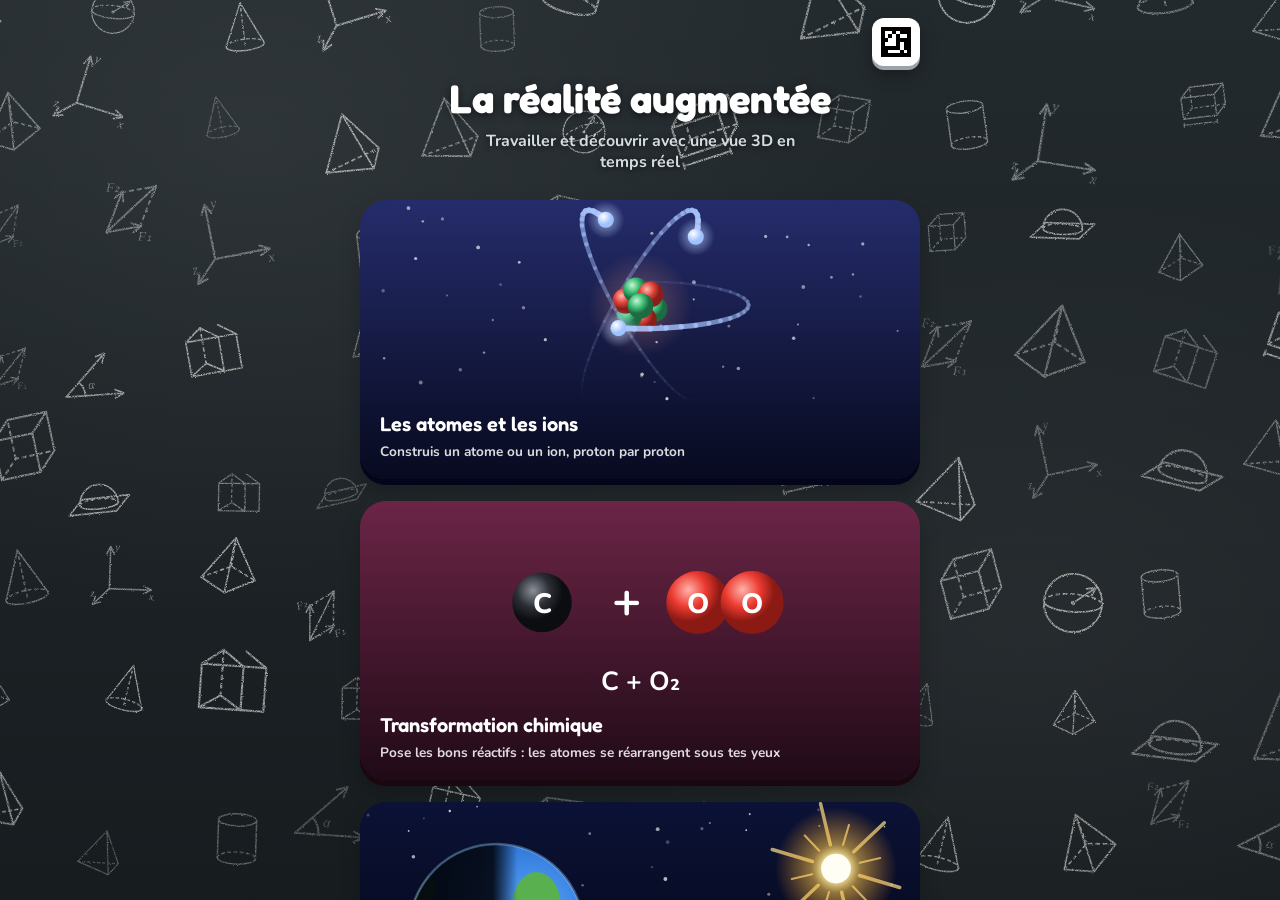
<file: index.html>
<!DOCTYPE html>
<html lang="fr">
<head>
  <meta charset="UTF-8">
  <meta name="viewport" content="width=device-width, initial-scale=1, maximum-scale=1, user-scalable=no, viewport-fit=cover">
  <meta name="theme-color" content="#1c2226">
  <title>La réalité augmentée</title>
  <link rel="preconnect" href="https://fonts.googleapis.com"><link rel="preconnect" href="https://fonts.gstatic.com" crossorigin>
  <link href="https://fonts.googleapis.com/css2?family=Fredoka:wght@500;600;700&family=Nunito:wght@600;700;800&display=swap" rel="stylesheet">
  <!-- ?v= : à changer après une modification, pour que les téléphones ne gardent pas l'ancienne version en cache -->
  <link rel="stylesheet" href="css/style.css?v=3">
  <script type="importmap">{ "imports": { "three": "./lib/three.module.min.js" } }</script>
  <script src="lib/aruco/cv.js"></script>
  <script src="lib/aruco/svd.js"></script>
  <script src="lib/aruco/posit1.js"></script>
  <script src="lib/aruco/aruco.js"></script>
  <script type="module" src="js/app.js?v=3"></script>
  <script src="js/home.js" defer></script>
</head>
<body>

  <!-- Repère universel (ArUco MIP_36h12, id 0), dessiné case par case d'après repere/repere.png : 8 × 8 cases noires
       dans une marge blanche d'une case. En SVG plutôt qu'en image : sur iPhone, l'image PNG disparaissait ou ne s'affichait pas. -->
  <svg width="0" height="0" style="position:absolute" aria-hidden="true">
    <symbol id="repere-0" viewBox="0 0 10 10">
      <rect width="10" height="10" fill="#fff"/>
      <path fill="#000" shape-rendering="crispEdges" d="M1 1h8v1h-8zM1 2h1v7h-1zM8 2h1v7h-1zM2 8h6v1h-6zM4 2h1v1h-1zM6 2h2v1h-2zM3 3h1v1h-1zM5 3h1v1h-1zM2 4h1v1h-1zM5 4h3v1h-3zM5 5h1v1h-1zM7 5h1v1h-1zM2 6h4v1h-4zM7 6h1v1h-1zM2 7h1v1h-1zM6 7h1v1h-1z"/>
    </symbol>
  </svg>

  <!-- ===== Accueil : choix du module ===== -->
  <section class="screen screen--home screen--active" id="screen-home">
    <div id="home-bg" aria-hidden="true"></div>
    <div class="home-in">
      <!-- Bouton du repère : l'afficher en grand (à viser avec un autre appareil) ou télécharger le PDF à imprimer -->
      <div class="home-top">
        <button type="button" class="marker-btn" id="marker-btn" aria-label="Le repère : l'afficher ou l'imprimer" aria-expanded="false" aria-controls="marker-menu">
          <svg width="38" height="38" viewBox="0 0 10 10" aria-hidden="true"><use href="#repere-0"/></svg>
        </button>
        <div class="marker-menu" id="marker-menu" hidden>
          <button type="button" class="marker-menu__item" id="marker-show-open">
            <b>Afficher le repère</b>
            <span>En grand sur cet écran, pour le viser avec la caméra d'un autre appareil</span>
          </button>
          <button type="button" class="marker-menu__item" data-pdf="repere/repere-a-imprimer.pdf" data-name="Repère de réalité augmentée.pdf">
            <b>Imprimer le repère</b>
            <span>Télécharge le PDF : atomes, Soleil/Terre/Lune, chronophotographie</span>
          </button>
          <button type="button" class="marker-menu__item" data-pdf="repere/reperes-reactifs.pdf" data-name="Repères des réactifs.pdf">
            <b>Imprimer les repères des réactifs</b>
            <span>Télécharge le PDF à découper : transformation chimique</span>
          </button>
        </div>
      </div>
      <h1 class="app-title">La réalité augmentée</h1>
      <p class="app-subtitle">Travailler et découvrir avec une vue 3D en temps réel</p>

      <div class="module">
      <!-- Module 1 : atome de lithium animé (repris de la carte « tailles » de Diverses Questions Scientifiques) -->
      <button type="button" class="q-card q-card--atom" data-view="atom">
        <svg class="q-card__art" viewBox="0 0 320 120" aria-hidden="true">
          <defs>
            <radialGradient id="g-p" cx=".35" cy=".3"><stop offset="0" stop-color="#ffb9b0"/><stop offset=".55" stop-color="#e2453b"/><stop offset="1" stop-color="#8a1f1a"/></radialGradient>
            <radialGradient id="g-n" cx=".35" cy=".3"><stop offset="0" stop-color="#c9f5da"/><stop offset=".55" stop-color="#3fbf74"/><stop offset="1" stop-color="#1c6b42"/></radialGradient>
            <radialGradient id="g-e" cx=".35" cy=".3"><stop offset="0" stop-color="#fff"/><stop offset="1" stop-color="#9fc2ff"/></radialGradient>
            <radialGradient id="g-eh"><stop offset="0" stop-color="#bcd4ff" stop-opacity=".7"/><stop offset="1" stop-color="#bcd4ff" stop-opacity="0"/></radialGradient>
            <radialGradient id="g-nh"><stop offset="0" stop-color="#ff9c84" stop-opacity=".35"/><stop offset="1" stop-color="#ff9c84" stop-opacity="0"/></radialGradient>
          </defs>
          <g id="atom-stars" fill="#fff"></g>
          <g transform="translate(160 60) scale(1.35) translate(-84 -60)">
            <circle cx="84" cy="60" r="22" fill="url(#g-nh)"/>
            <g id="orb-back" fill="none" stroke="#a9c6ff" stroke-linecap="round"></g>
            <g id="el-back"></g>
            <g><circle cx="90.2" cy="61.7" r="5.4" fill="url(#g-n)"/><circle cx="85.7" cy="66.2" r="5.4" fill="url(#g-p)"/><circle cx="79.5" cy="64.5" r="5.4" fill="url(#g-n)"/><circle cx="77.8" cy="58.3" r="5.4" fill="url(#g-p)"/><circle cx="82.3" cy="53.8" r="5.4" fill="url(#g-n)"/><circle cx="88.5" cy="55.5" r="5.4" fill="url(#g-p)"/><circle cx="84.2" cy="60.4" r="5.4" fill="url(#g-n)"/></g>
            <g id="orb-front" fill="none" stroke="#a9c6ff" stroke-linecap="round"></g>
            <g id="el-front"></g>
          </g>
        </svg>
        <span class="q-card__title">Les atomes et les ions</span>
        <span class="q-card__sub">Construis un atome ou un ion, proton par proton</span>
      </button>
      </div>


      <div class="module">
      <!-- Module 2 : CO₂ qui se défait en C + O₂, puis se refait (3 s dans chaque sens) -->
      <button type="button" class="q-card q-card--reaction" data-view="reaction">
        <svg class="q-card__art" viewBox="0 0 320 120" aria-hidden="true">
          <defs>
            <radialGradient id="g-c" cx=".35" cy=".3"><stop offset="0" stop-color="#8a8f99"/><stop offset=".55" stop-color="#2c2f36"/><stop offset="1" stop-color="#0c0d10"/></radialGradient>
            <radialGradient id="g-o" cx=".35" cy=".3"><stop offset="0" stop-color="#ffb3ab"/><stop offset=".55" stop-color="#ec3a30"/><stop offset="1" stop-color="#8c1a14"/></radialGradient>
            <radialGradient id="g-glow"><stop offset="0" stop-color="#ffe2a8" stop-opacity=".45"/><stop offset="1" stop-color="#ffe2a8" stop-opacity="0"/></radialGradient>
          </defs>
          <circle id="rx-glow" cx="160" cy="58" r="70" fill="url(#g-glow)" opacity="0"/>
          <text id="rx-plus" x="152" y="66" fill="#fff" font-size="28" font-weight="700" text-anchor="middle" opacity="0">+</text>
          <g id="rx-atoms">
            <g id="rx-c"><circle r="17" fill="url(#g-c)"/><text y="6" fill="#fff" font-size="16" font-weight="800" text-anchor="middle">C</text></g>
            <g id="rx-o1"><circle r="18" fill="url(#g-o)"/><text y="6" fill="#fff" font-size="16" font-weight="800" text-anchor="middle">O</text></g>
            <g id="rx-o2"><circle r="18" fill="url(#g-o)"/><text y="6" fill="#fff" font-size="16" font-weight="800" text-anchor="middle">O</text></g>
          </g>
          <text id="rx-left" x="160" y="108" fill="#fff" font-size="15" font-weight="700" text-anchor="middle">CO₂</text>
          <text id="rx-right" x="160" y="108" fill="#fff" font-size="15" font-weight="700" text-anchor="middle" opacity="0">C + O₂</text>
        </svg>
        <span class="q-card__title">Transformation chimique</span>
        <span class="q-card__sub">Pose les bons réactifs : les atomes se réarrangent sous tes yeux</span>
      </button>
      </div>

      <!-- Module 3 : la Terre au premier plan, éclairée seulement côté Soleil ; le Soleil brille au loin à droite -->
      <div class="module">
      <button type="button" class="q-card q-card--sky" data-view="sky">
        <svg class="q-card__art" viewBox="0 0 320 120" aria-hidden="true">
          <defs>
            <radialGradient id="g-sun" cx=".5" cy=".5" r=".5"><stop offset="0" stop-color="#fffdf0"/><stop offset=".18" stop-color="#fff2b0"/><stop offset=".4" stop-color="#ffc94d" stop-opacity=".55"/><stop offset="1" stop-color="#ff9a1f" stop-opacity="0"/></radialGradient>
            <radialGradient id="g-ocean" cx=".7" cy=".4" r=".8"><stop offset="0" stop-color="#5aa8ff"/><stop offset=".6" stop-color="#2a6fd0"/><stop offset="1" stop-color="#143c80"/></radialGradient>
            <linearGradient id="g-night" x1="0" y1="0" x2="1" y2="0"><stop offset="0" stop-color="#02040c" stop-opacity=".96"/><stop offset=".48" stop-color="#02040c" stop-opacity=".9"/><stop offset=".62" stop-color="#02040c" stop-opacity="0"/></linearGradient>
            <clipPath id="c-earth"><circle cx="78" cy="74" r="50"/></clipPath>
          </defs>
          <g id="sky-stars" fill="#fff"></g>
          <g id="sun-rays" transform="translate(272 38)" stroke="#ffe38a" stroke-linecap="round" opacity=".7"></g>
          <circle id="sun-glow" cx="272" cy="38" r="34" fill="url(#g-sun)"/>
          <circle cx="272" cy="38" r="8.5" fill="#fffef5"/>
          <g clip-path="url(#c-earth)">
            <circle cx="78" cy="74" r="50" fill="url(#g-ocean)"/>
            <g id="earth-land" fill="#58b04f"></g>
            <circle cx="78" cy="74" r="50" fill="url(#g-night)"/>
          </g>
          <circle cx="78" cy="74" r="50" fill="none" stroke="#9fd0ff" stroke-opacity=".35" stroke-width="1.5"/>
        </svg>
        <span class="q-card__title">Système Soleil/Terre/Lune</span>
        <span class="q-card__sub">Les phases de la Lune et les éclipses</span>
      </button>
      </div>

      <!-- Module 4 : voiture vue de dessus qui laisse ses clichés derrière elle, puis tout s'efface en fondu -->
      <div class="module">
      <button type="button" class="q-card q-card--chrono" data-view="chrono">
        <svg class="q-card__art" viewBox="0 0 320 120" aria-hidden="true">
          <rect x="0" y="40" width="320" height="44" fill="#3a4148"/>
          <path d="M0 41H320M0 83H320" stroke="#e8e8e8" stroke-width="2"/>
          <path d="M0 62H320" stroke="#f2d84b" stroke-width="2" stroke-dasharray="14 10"/>
          <g id="chrono-ghosts"></g>
          <g id="chrono-car"></g>
        </svg>
        <span class="q-card__title">Chronophotographie</span>
        <span class="q-card__sub">Les positions d'un objet à intervalles de temps réguliers</span>
      </button>
      </div>
    </div>
  </section>

  <!-- ===== Caméra indisponible ===== -->
  <section class="screen" id="screen-camera-error">
    <div class="panel">
      <h2>Caméra indisponible</h2>
      <p id="camera-error-text"></p>
      <div class="panel__actions">
        <button class="btn btn--main" id="camera-retry">Réessayer</button>
        <button class="btn btn--ghost" data-go="home">Retour à l'accueil</button>
      </div>
    </div>
  </section>

  <!-- ===== Vue en réalité augmentée ===== -->
  <section class="screen screen--ar" id="screen-ar">
    <video class="ar-video" id="ar-video" playsinline muted></video>
    <div class="ar-layer is-hidden" id="ar-layer">
      <canvas class="ar-canvas" id="ar-canvas"></canvas>
      <div class="card" id="ar-card"></div>
    </div>
    <div class="ar-search" id="ar-search">
      <img id="ar-search-img" src="repere/repere.png" alt="">
      <span id="ar-search-text">Montre le repère à la caméra</span>
      <button type="button" class="ar-search__link" id="ar-search-link">Pas de repère ? Affiche-le ici</button>
    </div>
    <div class="ar-top">
      <button class="chip" data-go="home">← Accueil</button>
      <button class="chip" id="camera-switch" hidden>Changer de caméra</button>
    </div>
    <div class="ar-controls" id="ar-controls"></div>
  </section>

  <!-- Repère affiché en grand (menu du repère > Afficher) -->
  <div class="marker-show" id="marker-show" hidden>
    <svg width="300" height="300" viewBox="0 0 10 10" role="img" aria-label="Repère de réalité augmentée"><use href="#repere-0"/></svg>
    <p>Vise ce repère avec la caméra d'un autre appareil</p>
    <button type="button" class="marker-show__close" id="marker-show-close">✕ Fermer</button>
  </div>

</body>
</html>
</file>
<file: css/style.css>
:root {
  --bg: #0d1424;
  --ink: #f4f6fb;
  --ink-soft: #b9c2d6;
  --accent: #39a0ff;
  /* pastels des particules, comme dans « Les Bases de la chimie » */
  --proton: linear-gradient(160deg, #F58A87, #E0554F);
  --neutron: linear-gradient(160deg, #7ED3A3, #43A874);
  --electron: linear-gradient(160deg, #8FA9F0, #5677D9);
  --font-display: 'Fredoka', 'Nunito', system-ui, sans-serif;
  --font: 'Nunito', system-ui, -apple-system, 'Segoe UI', sans-serif;
  --radius-lg: 26px;
}

* { box-sizing: border-box; }

html { -webkit-text-size-adjust: 100%; text-size-adjust: 100%; }   /* pas de texte agrandi en paysage */
html, body {
  margin: 0; height: 100%; overflow: hidden;
  background: var(--bg); color: var(--ink);
  font-family: var(--font); font-weight: 600;
  touch-action: manipulation;              /* pas de zoom au double appui */
  -webkit-user-select: none; user-select: none;
  -webkit-tap-highlight-color: transparent;
  overscroll-behavior: none;
}

button, a.btn { font: inherit; touch-action: manipulation; }

/* ===== Écrans ===== */
.screen {
  position: fixed; inset: 0; display: none;
  align-items: center; justify-content: center;
  padding: 16px;
  background: radial-gradient(ellipse at 50% 30%, #1d2b4f 0%, var(--bg) 70%);
}
.screen--active { display: flex; }

/* ===== Fenêtres (fond sombre transparent) ===== */
.panel {
  width: min(440px, 100%);
  padding: 26px 22px;
  border-radius: 22px;
  background: rgba(8, 12, 24, .72);
  border: 1px solid rgba(255, 255, 255, .12);
  box-shadow: 0 20px 50px rgba(0, 0, 0, .45);
  -webkit-backdrop-filter: blur(10px); backdrop-filter: blur(10px);
  text-align: center;
}
.panel[hidden] { display: none; }
.panel h1, .panel h2 { margin: 0 0 12px; font-weight: 800; }
.panel h1 { font-size: 1.7rem; }
.panel h2 { font-size: 1.35rem; }
.panel p { margin: 0 0 14px; line-height: 1.45; color: var(--ink-soft); }
.panel p strong { color: var(--ink); }
.panel__marker { width: 110px; height: 110px; margin: 4px auto 18px; display: block; border-radius: 6px; }
.panel__tip { font-size: .92rem; }
.panel__actions { display: flex; flex-direction: column; gap: 10px; margin: 6px 0 12px; }
.panel__actions:last-child { margin-bottom: 0; }

.btn {
  display: block; width: 100%;
  padding: 13px 18px; border-radius: 14px; border: none;
  background: rgba(255, 255, 255, .1); color: var(--ink);
  font-size: 1.05rem; font-weight: 700; text-decoration: none; text-align: center;
  cursor: pointer; transition: transform .1s, background .2s;
}
.btn:active { transform: scale(.97); }
.btn--main { background: linear-gradient(180deg, #4fb0ff, #1f78e6); box-shadow: 0 4px 14px rgba(31, 120, 230, .45); }
.btn--ghost { background: transparent; color: var(--ink-soft); }

/* ===== Accueil (même présentation que les autres applis) : tableau noir couvert de figures à la craie, une carte par module ===== */
.screen--home {
  align-items: flex-start; overflow: auto;
  padding: calc(18px + env(safe-area-inset-top, 0px)) 16px calc(32px + env(safe-area-inset-bottom, 0px));
  background:
    radial-gradient(ellipse at 20% 15%, rgba(255, 255, 255, .06), transparent 45%),
    radial-gradient(ellipse at 80% 70%, rgba(255, 255, 255, .05), transparent 50%),
    linear-gradient(180deg, #232a2e, #171c1f);
  -webkit-user-select: none; user-select: none;
}
#home-bg { position: fixed; inset: 0; overflow: hidden; pointer-events: none; }
#home-bg svg { display: block; }
#home-bg .v { marker-end: url(#arrow); }
#home-bg text { fill: #f4f4ee; stroke: none; font: italic 15px Georgia, 'Times New Roman', serif; }
.home-in { position: relative; width: 100%; max-width: 560px; margin: auto 0; }

/* Barre du haut de l'accueil : bouton carré du repère à droite (le lien de retour de Physique Chimie en poche se place à gauche) */
.home-top { position: relative; z-index: 3; display: flex; align-items: center; gap: 10px; min-height: 48px; }
.home-top .pcp-retour { margin: 0 !important; }
.marker-btn {
  margin-left: auto; flex: none; width: 48px; height: 48px; padding: 5px; border: none; border-radius: 12px; cursor: pointer;
  background: #fff; box-shadow: 0 4px 0 #9aa3ad, 0 8px 16px rgba(0, 0, 0, .35);
  transition: transform .12s, box-shadow .12s;
}
.marker-btn:active { transform: translateY(3px); box-shadow: 0 1px 0 #9aa3ad, 0 4px 10px rgba(0, 0, 0, .35); }
.marker-btn:focus-visible { outline: 3px solid #9fd0ff; outline-offset: 3px; }
/* taille fixe (aussi dans le HTML) : sinon, sur téléphone, l'image de 1200 px pouvait déborder de tout l'écran */
.marker-btn svg { display: block; width: 38px; height: 38px; }
.marker-btn.is-calling { animation: call 1s ease-in-out 2; }
@keyframes call { 50% { transform: scale(1.15) rotate(-6deg); box-shadow: 0 0 0 8px rgba(159, 208, 255, .45); } }

/* Menu du repère : afficher ou imprimer */
.marker-menu {
  position: absolute; right: 0; top: calc(100% + 10px); width: min(330px, calc(100vw - 32px));
  display: flex; flex-direction: column; gap: 6px; padding: 8px; border-radius: 18px;
  background: #fff; color: #1d2433; box-shadow: 0 16px 40px rgba(0, 0, 0, .5);
  animation: menu-in .2s ease-out;
}
.marker-menu[hidden] { display: none; }
@keyframes menu-in { from { opacity: 0; transform: translateY(-6px); } }
.marker-menu__item {
  display: flex; flex-direction: column; gap: 2px; width: 100%; padding: 11px 14px; border: none; border-radius: 12px;
  background: #F1F4F8; color: inherit; text-align: left; cursor: pointer;
}
.marker-menu__item:active { background: #E2E8F0; }
.marker-menu__item b { font-family: var(--font-display); font-size: 1.05rem; font-weight: 600; }
.marker-menu__item span { font-size: .82rem; font-weight: 700; color: #566074; line-height: 1.3; }

/* Repère affiché en grand sur fond blanc : un autre appareil le vise avec sa caméra */
.marker-show {
  position: fixed; inset: 0; z-index: 20; display: flex; flex-direction: column; align-items: center; justify-content: center; gap: 18px;
  padding: calc(16px + env(safe-area-inset-top, 0px)) 16px calc(16px + env(safe-area-inset-bottom, 0px));
  background: #fff; color: #1d2433; text-align: center;
}
.marker-show[hidden] { display: none; }
.marker-show svg { display: block; flex: none; width: min(86vw, 62vh); height: min(86vw, 62vh); }
.marker-show p { margin: 0; max-width: 30ch; font-size: .95rem; font-weight: 700; color: #566074; }
.marker-show__close {
  padding: 12px 26px; border: none; border-radius: 999px; cursor: pointer;
  background: #1d2433; color: #fff; font-size: 1rem; font-weight: 800;
}
.app-title {
  font-family: var(--font-display); font-weight: 700; font-size: clamp(1.8rem, 7vw, 2.5rem); line-height: 1.12;
  text-align: center; margin: 10px 0 10px; color: #fff; text-shadow: 0 2px 10px rgba(0, 0, 0, .6);
}
.app-subtitle { text-align: center; color: #D5DDE2; font-weight: 700; font-size: 1rem; line-height: 1.35; margin: 0 auto 26px; max-width: 34ch; text-shadow: 0 1px 6px rgba(0, 0, 0, .7); }
/* Un module = sa carte (les repères se proposent à l'ouverture du module) */
.module { margin: 0 0 22px; }
.module .q-card { margin: 0; }
.q-card {
  display: flex; flex-direction: column; align-items: stretch; width: 100%; margin: 0 0 22px; padding: 0 0 18px;
  border: none; border-radius: var(--radius-lg); overflow: hidden; text-align: left; color: #fff; cursor: pointer;
  font-family: var(--font); box-shadow: 0 6px 0 var(--c-dark), 0 12px 20px rgba(0, 0, 0, .22);
  transition: transform .12s, box-shadow .12s;
}
.q-card:active { transform: translateY(4px); box-shadow: 0 2px 0 var(--c-dark), 0 6px 12px rgba(0, 0, 0, .22); }
.q-card:focus-visible { outline: 3px solid #1F2D6B; outline-offset: 3px; }
.q-card__art { display: block; width: 100%; height: auto; }
.q-card__title { padding: 2px 20px 0; font-family: var(--font-display); font-size: 1.25rem; font-weight: 600; line-height: 1.2; }
.q-card__sub { padding: 6px 20px 0; font-size: .85rem; font-weight: 700; opacity: .85; }
.q-card--atom { --c-dark: #04051a; background: linear-gradient(180deg, #252c6b, #070a1f); }
.q-card--reaction { --c-dark: #1a0710; background: linear-gradient(180deg, #6b2546, #200a17); }
.q-card--sky { --c-dark: #000005; background: linear-gradient(180deg, #0b1236, #01020a); }
.q-card--chrono { --c-dark: #0b1a14; background: linear-gradient(180deg, #2c5a48, #0f2219); }

/* ===== Vue en réalité augmentée ===== */
.screen--ar { padding: 0; background: #000; }
.ar-video, .ar-layer, .ar-canvas { position: absolute; inset: 0; width: 100%; height: 100%; }
.ar-video { object-fit: cover; }
.ar-layer { transition: opacity .4s; pointer-events: none; }
.ar-layer.is-hidden { opacity: 0; }

.ar-search {
  position: absolute; left: 50%; top: 42%; transform: translate(-50%, -50%);
  display: flex; flex-direction: column; align-items: center; gap: 12px;
  padding: 18px 22px; border-radius: 18px;
  background: rgba(8, 12, 24, .7); text-align: center;
  transition: opacity .3s; pointer-events: none;
}
.ar-search img[hidden], .ar-search__link[hidden] { display: none; }
.ar-search__link {
  pointer-events: auto; border: none; background: none; padding: 4px; cursor: pointer;
  color: #9fd0ff; font-size: .9rem; font-weight: 700; text-decoration: underline;
}
.ar-search.is-hidden .ar-search__link { pointer-events: none; }

.ar-search img { width: 64px; height: 64px; border-radius: 4px; animation: search 1.6s ease-in-out infinite; }
.ar-search.is-hidden { opacity: 0; }
@keyframes search { 50% { transform: scale(.85) rotate(-6deg); } }

.ar-top {
  position: absolute; left: 0; right: 0; top: 0;
  display: flex; justify-content: space-between; gap: 8px;
  /* un peu plus bas que le bord : la barre repliée du navigateur capte les touchers tout en haut */
  padding: calc(max(12px, env(safe-area-inset-top)) + 10px) 12px 0;
}
.chip {
  padding: 11px 16px; border-radius: 999px; border: none;
  background: rgba(8, 12, 24, .7); color: var(--ink);
  font-size: .95rem; font-weight: 700; cursor: pointer;
}
.chip[hidden] { display: none; }

/* Fiche flottante au-dessus de l'atome */
.card {
  position: absolute; left: 0; top: 0;
  min-width: 118px; padding: 8px 14px 9px;
  border-radius: 14px; text-align: center;
  background: rgba(255, 255, 255, .92); color: #14203a;
  box-shadow: 0 6px 18px rgba(0, 0, 0, .35);
  will-change: transform;
}
.card:empty { display: none; }
.card__name { font-size: .95rem; font-weight: 800; white-space: nowrap; }
.card__formula { display: flex; align-items: center; justify-content: center; margin: 2px 0 1px; }
.card__nota { display: flex; flex-direction: column; align-items: flex-end; font-size: .8rem; line-height: 1.05; margin-right: 2px; }
.card__sym { font-size: 2rem; font-weight: 800; line-height: 1; }
.card__charge { align-self: flex-start; font-size: 1rem; font-weight: 800; margin-left: 1px; }
.card__charge--pos { color: #d81f1f; }
.card__charge--neg { color: #1650d8; }
.card__status { font-size: .8rem; font-weight: 700; }
.card__status--ok { color: #1a8a3a; }
.card__status--pos { color: #d81f1f; }
.card__status--neg { color: #1650d8; }
.card__noion { margin-top: 4px; font-size: .95rem; font-weight: 700; font-style: italic; color: #8a93a6; white-space: nowrap; }

/* Message du mode libre (module Transformation chimique) */
.ar-hint {
  position: absolute; left: 50%; bottom: max(24px, env(safe-area-inset-bottom));
  transform: translateX(-50%); width: max-content; max-width: calc(100% - 32px);
  padding: 9px 14px; border-radius: 14px; text-align: center;
  background: rgba(8, 12, 24, .72); color: var(--ink); font-size: .85rem;
}
.ar-hint[hidden] { display: none; }
.screen--ar { touch-action: none; }   /* glisser le doigt fait tourner la molécule, pas la page */

/* Formule et nom flottant au-dessus d'une molécule */
.mol-label {
  position: absolute; left: 0; top: 0;
  padding: 6px 12px 7px; border-radius: 12px; text-align: center;
  background: rgba(255, 255, 255, .92); color: #14203a;
  box-shadow: 0 6px 18px rgba(0, 0, 0, .35);
  white-space: nowrap; will-change: transform;
  animation: label-in .3s cubic-bezier(.34, 1.56, .64, 1);
}
.mol-label__formula { font-size: 1.5rem; font-weight: 800; line-height: 1.1; }
.mol-label__name { font-size: .8rem; font-weight: 700; color: #4a5770; }
.mol-label[hidden] { display: none; }
.mol-label--small { padding: 3px 9px 4px; border-radius: 9px; font-size: 1rem; font-weight: 800; background: rgba(255, 255, 255, .85); }
@keyframes label-in { from { opacity: 0; scale: .6; } }

/* Bandeau du module « Transformation chimique » */
.rx-banner {
  position: absolute; left: 50%; top: calc(max(12px, env(safe-area-inset-top)) + 64px);
  transform: translateX(-50%); width: max-content; max-width: calc(100% - 32px);
  padding: 10px 18px; border-radius: 16px; text-align: center;
  font-family: var(--font-display); font-size: 1.15rem; font-weight: 600; color: #fff;
  box-shadow: 0 4px 0 rgba(0, 0, 0, .2), 0 8px 18px rgba(0, 0, 0, .3);
  animation: label-in .35s cubic-bezier(.34, 1.56, .64, 1);
}
.rx-banner[hidden] { display: none; }
.rx-banner--ok { background: linear-gradient(160deg, #7ED3A3, #3E9F6C); }
.rx-banner--ko { background: linear-gradient(160deg, #F58A87, #D2443E); }
/* Panneau de réglages (modules Soleil/Terre/Lune et Chronophotographie) */
.ctl-panel {
  width: min(520px, 100%); display: flex; flex-direction: column; gap: 8px;
  padding: 10px 12px; border-radius: 18px; background: rgba(8, 12, 24, .72);
}
.ctl-row { display: flex; flex-wrap: wrap; justify-content: center; gap: 6px; }
.opt {
  padding: 8px 14px; border: none; border-radius: 999px; cursor: pointer;
  background: rgba(255, 255, 255, .14); color: #fff; font-size: .9rem; font-weight: 800; white-space: nowrap;
  box-shadow: 0 3px 0 rgba(0, 0, 0, .25);
}
.opt--small { padding: 6px 11px; font-size: .8rem; }
.opt--on { background: linear-gradient(160deg, #8FA9F0, #5677D9); }
.opt--play { background: linear-gradient(160deg, #FFD27A, #E8A33A); color: #3a2400; min-width: 98px; }
.opt:active { transform: translateY(2px); box-shadow: 0 1px 0 rgba(0, 0, 0, .25); }
.ctl-slider { flex: 1; min-width: 180px; display: flex; flex-direction: column; gap: 2px; font-size: .82rem; font-weight: 700; color: #dfe6f2; text-align: center; }
.ctl-slider input { width: 100%; accent-color: #8FA9F0; }
.ctl-note { font-size: .75rem; font-weight: 700; color: #b9c2d6; text-align: center; }

/* Médaillon « Vue depuis la Terre » (phases de la Lune) */
.moon-inset {
  position: absolute; right: 12px; top: calc(max(12px, env(safe-area-inset-top)) + 64px);
  width: 124px; padding: 8px 8px 9px; border-radius: 16px; text-align: center;
  background: rgba(8, 12, 24, .78); color: #fff; pointer-events: none;
}
.moon-inset canvas { display: block; width: 108px; height: 108px; }
.moon-inset__title { font-size: .7rem; font-weight: 700; color: #b9c2d6; }
.moon-inset__name { font-size: .82rem; font-weight: 800; line-height: 1.15; }

/* Bouton « Réactions possibles » et sa fenêtre (réactifs seulement, sans coefficients ni produits) */
.rx-catalog-btn {
  position: absolute; left: 50%; bottom: max(18px, env(safe-area-inset-bottom)); transform: translateX(-50%);
  padding: 12px 20px; font-size: 1rem; font-weight: 800; color: #fff; white-space: nowrap;
  background: linear-gradient(160deg, #F0A0C0, #C2557F); box-shadow: 0 4px 0 rgba(0, 0, 0, .25);
}
.rx-catalog-btn:active { transform: translate(-50%, 2px); box-shadow: 0 2px 0 rgba(0, 0, 0, .25); }
.screen--ar .ar-hint { bottom: calc(max(18px, env(safe-area-inset-bottom)) + 58px); }
.rx-catalog {
  position: absolute; inset: 0; z-index: 5; display: flex; align-items: center; justify-content: center;
  padding: 16px; background: rgba(0, 0, 0, .55); touch-action: pan-y;
}
.rx-catalog[hidden] { display: none; }
.rx-catalog__box {
  width: min(440px, 100%); max-height: calc(100% - 20px); overflow-y: auto;
  padding: 22px 18px 18px; border-radius: 22px; background: #fff; color: #1d2433; text-align: center;
  box-shadow: 0 20px 50px rgba(0, 0, 0, .45); animation: label-in .3s cubic-bezier(.34, 1.56, .64, 1);
}
.rx-catalog__box h2 { margin: 0 0 6px; font-family: var(--font-display); font-size: 1.35rem; font-weight: 600; color: #7A2448; }
.rx-catalog__box p { margin: 0 0 14px; font-size: .9rem; color: #566074; }
.rx-catalog__box ul { list-style: none; margin: 0 0 16px; padding: 0; display: flex; flex-direction: column; gap: 8px; }
.rx-catalog__box li {
  display: flex; align-items: center; justify-content: center; gap: 10px;
  padding: 8px 10px; border-radius: 14px; background: #F6EEF2;
}
.rx-catalog__sp { display: flex; flex-direction: column; align-items: center; min-width: 96px; }
.rx-catalog__sp b { font-size: 1.3rem; font-weight: 800; line-height: 1.1; }
.rx-catalog__sp small { font-size: .75rem; font-weight: 700; color: #6a7386; }
.rx-catalog__plus { font-size: 1.3rem; font-weight: 800; color: #C2557F; }
.rx-banner--info { background: rgba(8, 12, 24, .72); font-family: var(--font); font-size: .95rem; font-weight: 700; }

/* Commandes : ▲ + / nom (nombre) / ▼ − */
.ar-controls {
  position: absolute; left: 0; right: 0; bottom: 0;
  display: flex; justify-content: center; gap: 10px;
  padding: 10px 10px max(14px, env(safe-area-inset-bottom));
  background: linear-gradient(transparent, rgba(0, 0, 0, .45));
}
.ctrl { flex: 1; max-width: 150px; display: flex; flex-direction: column; align-items: center; gap: 6px; }
.ctrl--p { --c: var(--proton); }
.ctrl--n { --c: var(--neutron); }
.ctrl--e { --c: var(--electron); }
/* boutons pastel arrondis, comme les boutons « + Proton » de « Les Bases de la chimie » */
.ctrl__label {
  width: 100%; padding: 8px 4px; border-radius: 999px;
  background: var(--c); color: #fff;
  font-size: .92rem; font-weight: 800; text-align: center; white-space: nowrap;
  box-shadow: 0 4px 0 rgba(0, 0, 0, .2); text-shadow: 0 1px 1px rgba(0, 0, 0, .2);
}
.ctrl__btn {
  position: relative; width: 74px; height: 48px; padding: 0; border: none; cursor: pointer;
  background: linear-gradient(180deg, rgba(255, 255, 255, .3), transparent 60%), var(--c);
  color: #fff; font-size: 1.5rem; font-weight: 800; line-height: 1;
  filter: drop-shadow(0 3px 0 rgba(0, 0, 0, .2));
  transition: transform .08s;
}
.ctrl__btn--up { clip-path: polygon(50% 0, 100% 100%, 0 100%); border-radius: 0; }
.ctrl__btn--down { clip-path: polygon(0 0, 100% 0, 50% 100%); }
.ctrl__btn span { position: absolute; left: 0; right: 0; text-shadow: 0 1px 1px rgba(0, 0, 0, .25); }
.ctrl__btn--up span { bottom: 6px; }
.ctrl__btn--down span { top: 4px; }
.ctrl__btn:active:not(:disabled) { transform: scale(.9); }
.ctrl__btn:disabled { opacity: .3; cursor: default; }

@media (max-width: 360px) {
  .ctrl__label { font-size: .78rem; }
  .ctrl__btn { width: 62px; height: 44px; }
}
</file>
